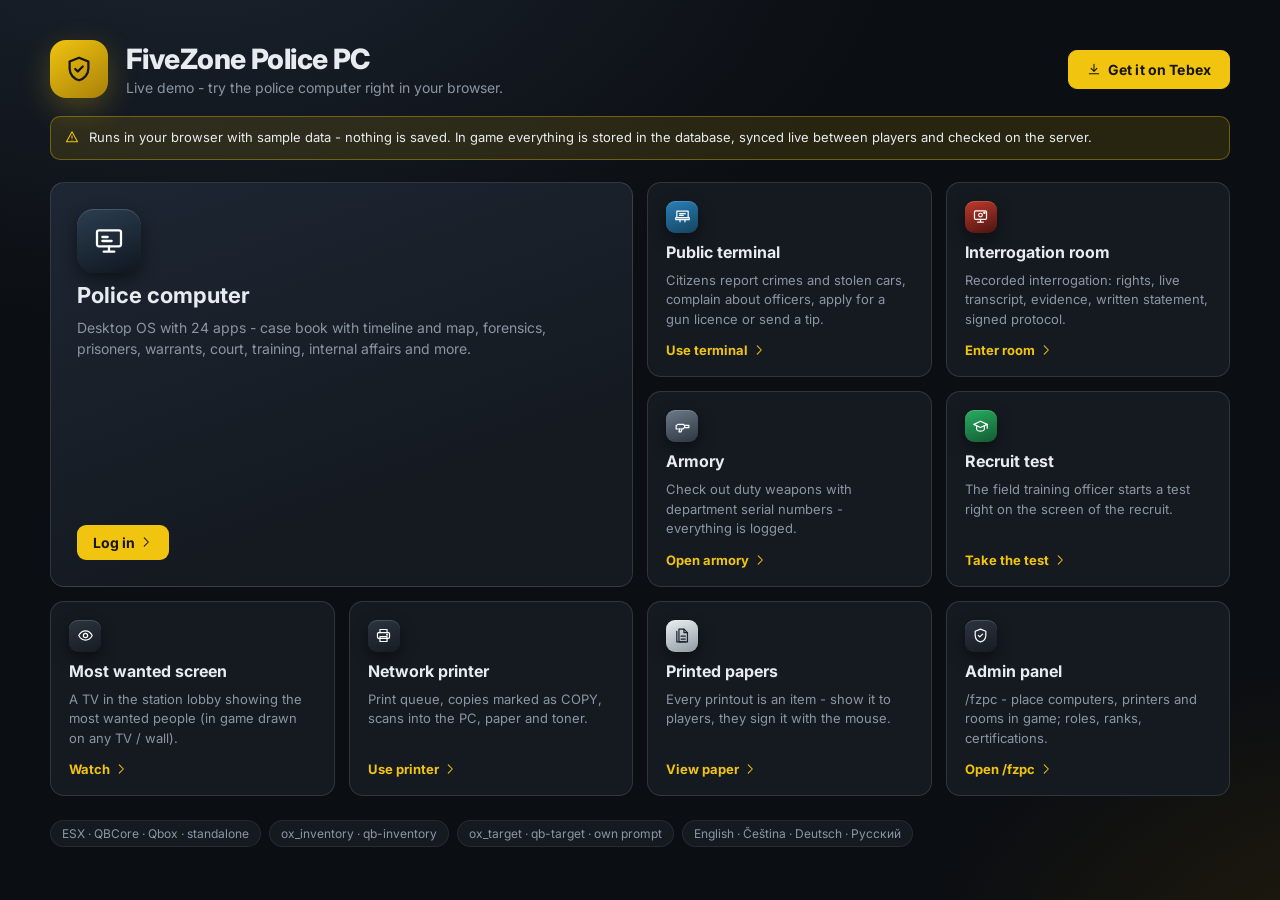
<file: index.html>
<!DOCTYPE html>
<html lang="en">
<head>
    <meta charset="UTF-8">
    <title>FiveZone Police PC - live demo</title>
    <meta name="viewport" content="width=device-width, initial-scale=1">
    <link rel="preconnect" href="https://fonts.googleapis.com">
    <link href="https://fonts.googleapis.com/css2?family=Inter:wght@200;300;400;500;600;700;800;900&family=JetBrains+Mono:wght@400;600&family=Special+Elite&display=swap" rel="stylesheet">
    <link rel="stylesheet" href="css/base.css">
    <link rel="stylesheet" href="css/os.css">
    <link rel="stylesheet" href="css/apps.css">
    <link rel="stylesheet" href="css/panels.css">
    <link rel="stylesheet" href="css/demo.css">
</head>
<body>
    <!-- World prompt (own interaction, positioned from Lua) -->
    <div id="world"></div>
    <div id="prompt" class="hidden">
        <div class="pr-title"></div>
        <div class="pr-opts"></div>
        <div class="pr-hint"><span><kbd>⇅</kbd> <span data-t="ui_hint_select">select</span></span><span><kbd id="pr-key">E</kbd> <span data-t="ui_hint_confirm">confirm</span></span></div>
    </div>

    <!-- Admin placement hint -->
    <div id="placement" class="hidden">
        <b id="pl-kind"></b>
        <span><kbd>E</kbd> <span data-t="ui_pl_confirm">place</span></span>
        <span><kbd>⇅</kbd> <span data-t="ui_pl_rotate">rotate (Shift = fine)</span></span>
        <span><kbd>⌫</kbd> <span data-t="ui_pl_cancel">cancel</span></span>
    </div>

    <!-- Progress -->
    <div id="progress" class="hidden">
        <div class="l"><span class="lb"></span><span><kbd>X</kbd> <span data-t="ui_cancel">cancel</span></span></div>
        <div class="bar-h"><i></i></div>
    </div>

    <!-- Desktop OS -->
    <div id="os" class="hidden">
        <div class="bezel" id="bezel">
            <div class="screen" id="screen">
                <div class="screen-shade"></div>
                <div id="desktop">
                    <div class="icons" id="icons"></div>
                    <div class="widget" id="widget"></div>
                </div>
                <div id="windows"></div>
                <div id="taskbar"></div>
                <div id="start" class="hidden"></div>
                <div id="notif-center" class="hidden"></div>
                <div id="toasts"></div>
                <div id="lock"></div>
                <div id="boot" class="hidden"><div class="logo"></div><div class="bar"><i></i></div><div class="txt"></div></div>
                <div id="modals"></div>
            </div>
            <div class="brand">FIVEZONE</div>
            <div class="led"></div>
        </div>
    </div>

    <!-- Admin panel (/fzpc) -->
    <div id="admin" class="overlay hidden"></div>

    <!-- Printer panel -->
    <div id="printer" class="overlay hidden"></div>

    <!-- Interrogation terminal -->
    <div id="int" class="overlay hidden"></div>
    <div id="rec" class="hidden"></div>

    <!-- Public terminal, armory -->
    <div id="pub" class="overlay hidden"></div>
    <div id="arm" class="overlay hidden"></div>

    <!-- Paper document -->
    <div id="doc" class="overlay hidden"></div>

    <!-- Training test (above everything, also above the desktop) -->
    <div id="test" class="overlay hidden"></div>

    <script src="js/core.js"></script>
    <script src="js/sign.js"></script>
    <script src="js/os.js"></script>
    <script src="js/map.js"></script>
    <script src="js/apps/cases.js"></script>
    <script src="js/apps/forensics.js"></script>
    <script src="js/apps/prisoners.js"></script>
    <script src="js/apps/gallery.js"></script>
    <script src="js/apps/warrants.js"></script>
    <script src="js/apps/penal.js"></script>
    <script src="js/apps/notes.js"></script>
    <script src="js/apps/mail.js"></script>
    <script src="js/apps/documents.js"></script>
    <script src="js/apps/roster.js"></script>
    <script src="js/apps/weapons.js"></script>
    <script src="js/apps/shifts.js"></script>
    <script src="js/apps/management.js"></script>
    <script src="js/apps/audit.js"></script>
    <script src="js/apps/settings.js"></script>
    <script src="js/apps/chat.js"></script>
    <script src="js/apps/stats.js"></script>
    <script src="js/apps/interrogations.js"></script>
    <script src="js/apps/court.js"></script>
    <script src="js/apps/training.js"></script>
    <script src="js/apps/ia.js"></script>
    <script src="js/apps/desk.js"></script>
    <script src="js/apps/armory.js"></script>
    <script src="js/apps/help.js"></script>
    <script src="js/admin.js"></script>
    <script src="js/printer.js"></script>
    <script src="js/doc.js"></script>
    <script src="js/interrogation.js"></script>
    <script src="js/public.js"></script>
    <script src="js/main.js"></script>
    <script src="js/demo-data.js"></script>
    <script src="js/demo.js"></script>
</body>
</html>
</file>
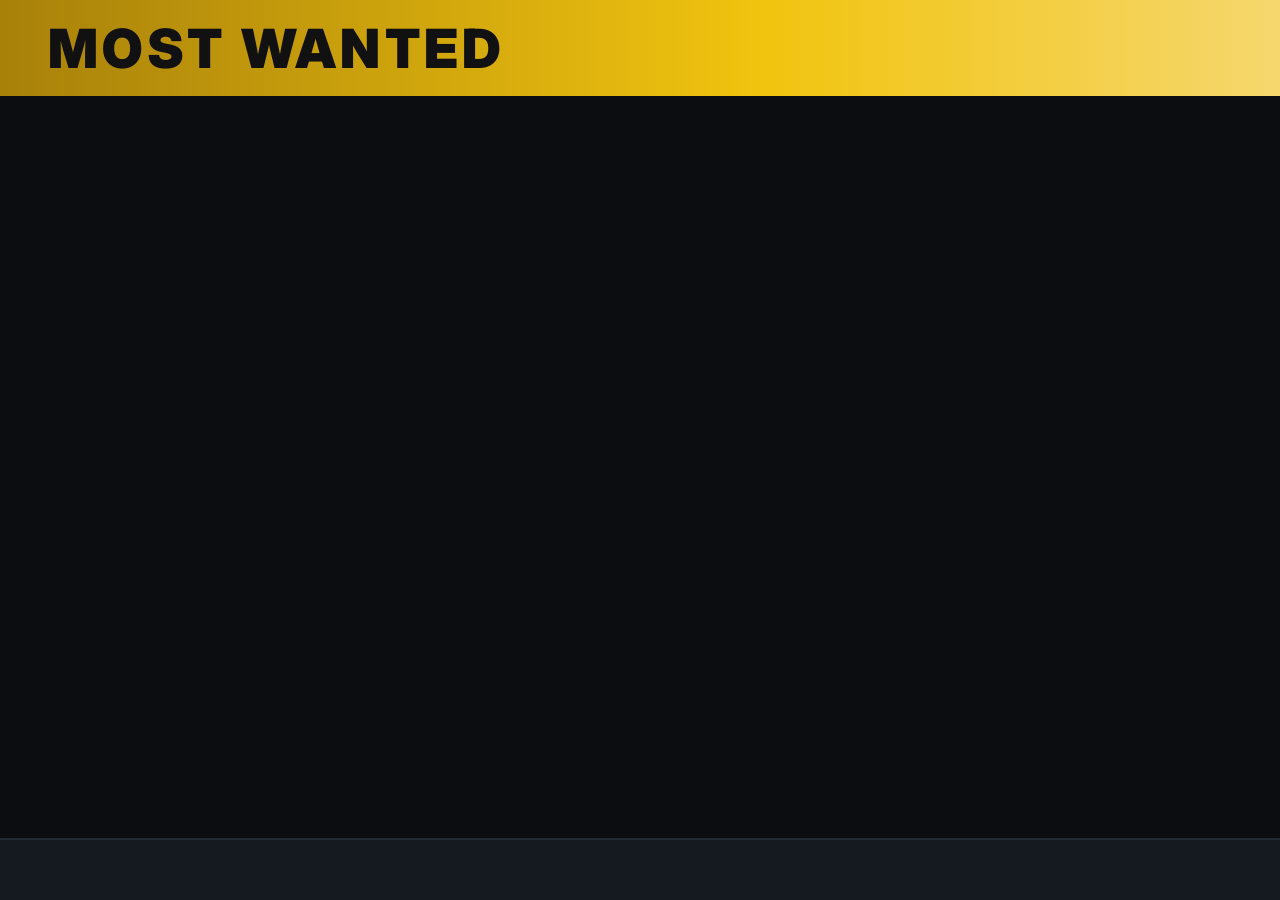
<file: wanted.html>
<!DOCTYPE html>
<html lang="en">
<head>
<meta charset="UTF-8">
<title>Most wanted</title>
<link href="https://fonts.googleapis.com/css2?family=Inter:wght@400;600;800;900&family=JetBrains+Mono:wght@600&display=swap" rel="stylesheet">
<style>
    * { box-sizing: border-box; margin: 0; padding: 0; }
    html, body { width: 1280px; height: 720px; overflow: hidden; background: #0b0d11; color: #eef1f5; font-family: Inter, Arial, sans-serif; }
    .head { height: 96px; display: flex; align-items: center; gap: 22px; padding: 0 48px; background: linear-gradient(90deg, #a8810a, #f1c40f 60%, #f5d76e); color: #111; }
    .head .t { font-size: 54px; font-weight: 900; letter-spacing: 0.08em; }
    .head .n { margin-left: auto; font-family: 'JetBrains Mono', monospace; font-size: 26px; font-weight: 600; }
    .stage { position: absolute; top: 96px; left: 0; right: 0; bottom: 62px; display: flex; align-items: center; padding: 34px 48px; gap: 48px; }
    .photo { width: 380px; height: 470px; flex-shrink: 0; border-radius: 14px; background: #1b2129 center / cover no-repeat; border: 4px solid #2a323d;
        display: grid; place-items: center; font-size: 160px; font-weight: 900; color: #3a4350; }
    .info { flex: 1; min-width: 0; max-height: 100%; overflow: hidden; }
    .name { font-size: 70px; font-weight: 900; line-height: 1.02; display: -webkit-box; -webkit-line-clamp: 2; -webkit-box-orient: vertical; overflow: hidden; }
    .no { font-family: 'JetBrains Mono', monospace; font-size: 26px; color: #f1c40f; margin-top: 14px; }
    .charges { margin-top: 26px; display: flex; flex-direction: column; gap: 10px; }
    .charges div { font-size: 32px; font-weight: 600; color: #c8ced6; }
    .charges div::before { content: '▸ '; color: #f1c40f; }
    .row { display: flex; gap: 18px; margin-top: 30px; flex-wrap: wrap; }
    .tag { font-size: 30px; font-weight: 800; padding: 10px 22px; border-radius: 10px; }
    .reward { background: #1e7a46; color: #fff; }
    .danger { background: #c0392b; color: #fff; animation: pulse 1.4s ease-in-out infinite; }
    .plate { background: #1b2129; border: 2px solid #3a4350; font-family: 'JetBrains Mono', monospace; }
    .foot { position: absolute; left: 0; right: 0; bottom: 0; height: 62px; display: flex; align-items: center; padding: 0 48px; background: #151a21;
        font-size: 24px; color: #9aa4b1; border-top: 2px solid #232a33; }
    .dots { margin-left: auto; display: flex; gap: 10px; }
    .dots i { width: 14px; height: 14px; border-radius: 50%; background: #3a4350; }
    .dots i.on { background: #f1c40f; }
    .empty { position: absolute; inset: 96px 0 62px; display: grid; place-items: center; font-size: 40px; color: #6b7684; }
    .fade { animation: fade 0.6s ease; }
    @keyframes fade { from { opacity: 0; transform: translateX(30px); } to { opacity: 1; transform: none; } }
    @keyframes pulse { 50% { opacity: 0.6; } }
</style>
</head>
<body>
    <div class="head"><div class="t" id="title">MOST WANTED</div><div class="n" id="count"></div></div>
    <div id="view"></div>
    <div class="foot"><span id="call"></span><div class="dots" id="dots"></div></div>
<script>
    let list = [], text = {}, idx = 0, timer, rotate = 8, currency = '$';
    const esc = s => String(s == null ? '' : s).replace(/[&<>"']/g, c => ({ '&': '&amp;', '<': '&lt;', '>': '&gt;', '"': '&quot;', "'": '&#39;' })[c]);
    const safeUrl = u => /^(https?:|nui:)/.test(u || '') ? u.replace(/["'()\\]/g, '') : null;
    function render() {
        const v = document.getElementById('view');
        document.getElementById('title').textContent = text.wanted_title || 'MOST WANTED';
        document.getElementById('call').textContent = text.wanted_call || '';
        document.getElementById('count').textContent = list.length ? `${idx + 1} / ${list.length}` : '';
        document.getElementById('dots').innerHTML = list.map((_, i) => `<i class="${i === idx ? 'on' : ''}"></i>`).join('');
        if (!list.length) { v.innerHTML = `<div class="empty">${esc(text.wanted_none || '')}</div>`; return; }
        const w = list[idx];
        const photo = safeUrl(w.photo);
        const initials = String(w.name || '?').split(/\s+/).slice(0, 2).map(p => p[0] || '').join('').toUpperCase();
        v.innerHTML = `<div class="stage fade"><div class="photo" ${photo ? `style="background-image:url('${photo}')"` : ''}>${photo ? '' : esc(initials)}</div>
            <div class="info"><div class="name">${esc(w.name)}</div><div class="no">${esc(w.number)}</div>
            <div class="charges">${(w.charges || []).map(c => `<div>${esc(c)}</div>`).join('') || (w.title && w.title !== w.name ? `<div>${esc(w.title)}</div>` : '')}</div>
            <div class="row">${w.reward ? `<span class="tag reward">${esc(text.wanted_reward || 'Reward')}: ${esc(currency)}${Number(w.reward).toLocaleString()}</span>` : ''}
                ${w.danger ? `<span class="tag danger">${esc(text.wanted_danger || 'Armed and dangerous')}</span>` : ''}
                ${w.plate ? `<span class="tag plate">${esc(w.plate)}</span>` : ''}</div></div></div>`;
    }
    function start() {
        clearInterval(timer);
        if (idx >= list.length) idx = 0;
        render();
        timer = setInterval(() => { if (list.length > 1) { idx = (idx + 1) % list.length; render(); } }, rotate * 1000);
    }
    window.addEventListener('message', e => {
        let d = e.data;
        if (typeof d === 'string') { try { d = JSON.parse(d); } catch (_) { return; } }
        if (!d || d.action !== 'data') return;
        list = Array.isArray(d.list) ? d.list : [];
        text = d.text || {};
        rotate = Math.max(3, d.rotate || 8);
        currency = d.currency || '$';
        start();
    });
    render();
</script>
</body>
</html>
</file>
<file: css/base.css>
/* ==========================================
   FiveZone Police PC - base (tokens, controls) - shared look with fz_forensics / fz_mugshot
   No backdrop-filter anywhere (FiveM renders it as a black rectangle).
   ========================================== */

:root {
    --bg: #0f1217;
    --bg-2: #0b0e12;
    --panel: #151a21;
    --panel-2: #1b2129;
    --panel-3: #222a34;
    --line: rgba(255, 255, 255, 0.07);
    --line-2: rgba(255, 255, 255, 0.12);
    --text: #e8ecf1;
    --muted: #8b96a3;
    --dim: #5d6773;
    --accent: #f1c40f;
    --accent-2: #ffd43b;
    --accent-soft: rgba(241, 196, 15, 0.12);
    --accent-line: rgba(241, 196, 15, 0.35);
    --ok: #2ecc71;
    --warn: #f39c12;
    --bad: #e74c3c;
    --info: #3498db;
    --mono: 'JetBrains Mono', Consolas, monospace;
    --radius: 12px;
    --shadow: 0 18px 50px rgba(0, 0, 0, 0.55);
}

* { box-sizing: border-box; margin: 0; padding: 0; }

html, body {
    width: 100%; height: 100%;
    background: transparent;
    font-family: 'Inter', 'Segoe UI', sans-serif;
    font-size: 13px;
    color: var(--text);
    overflow: hidden;
    user-select: none;
    -webkit-font-smoothing: antialiased;
}

.hidden { display: none !important; }

svg.i { width: 18px; height: 18px; fill: none; stroke: currentColor; stroke-width: 1.8; stroke-linecap: round; stroke-linejoin: round; flex-shrink: 0; }
svg.i.sm { width: 14px; height: 14px; }
svg.i.lg { width: 24px; height: 24px; }

button { font: inherit; color: inherit; cursor: pointer; border: none; background: none; }
input, textarea, select { font: inherit; color: inherit; }
a { color: var(--accent); }

::-webkit-scrollbar { width: 7px; height: 7px; }
::-webkit-scrollbar-thumb { background: rgba(255, 255, 255, 0.12); border-radius: 4px; }
::-webkit-scrollbar-thumb:hover { background: rgba(255, 255, 255, 0.2); }
::-webkit-scrollbar-track { background: transparent; }

.mono { font-family: var(--mono); }
.muted { color: var(--muted); }
.dim { color: var(--dim); }
.ok { color: var(--ok); }
.warn { color: var(--warn); }
.bad { color: var(--bad); }
.accent { color: var(--accent); }
.grow { flex: 1; min-width: 0; }
.row { display: flex; align-items: center; gap: 8px; }
.row.wrap { flex-wrap: wrap; }
.col { display: flex; flex-direction: column; gap: 8px; }
.between { justify-content: space-between; }
.ellipsis { white-space: nowrap; overflow: hidden; text-overflow: ellipsis; }
.sel-text, .sel-text * { user-select: text; }

/* ---------- Buttons ---------- */
.btn {
    display: inline-flex; align-items: center; justify-content: center; gap: 7px;
    padding: 8px 14px; border-radius: 9px;
    background: var(--panel-2); border: 1px solid var(--line-2);
    font-size: 12.5px; font-weight: 600; letter-spacing: 0.01em;
    transition: background 0.15s, border-color 0.15s, transform 0.1s, opacity 0.15s;
    white-space: nowrap;
}
.btn:hover { background: var(--panel-3); border-color: rgba(255, 255, 255, 0.2); }
.btn:active { transform: translateY(1px); }
.btn:disabled { opacity: 0.4; pointer-events: none; }
.btn.primary { background: var(--accent); color: #17140a; border-color: var(--accent); }
.btn.primary:hover { background: var(--accent-2); }
.btn.danger { color: #ff8a80; border-color: rgba(231, 76, 60, 0.35); }
.btn.danger:hover { background: rgba(231, 76, 60, 0.12); }
.btn.ok { color: #7ee2a8; border-color: rgba(46, 204, 113, 0.35); }
.btn.ghost { background: transparent; border-color: transparent; }
.btn.ghost:hover { background: rgba(255, 255, 255, 0.05); }
.btn.sm { padding: 5px 10px; font-size: 11.5px; border-radius: 7px; }
.btn.icon { padding: 7px; }

.icon-btn {
    width: 30px; height: 30px; border-radius: 8px;
    display: grid; place-items: center;
    background: transparent; border: 1px solid transparent; color: var(--muted);
    transition: 0.15s;
}
.icon-btn:hover { background: rgba(255, 255, 255, 0.06); color: var(--text); }
.icon-btn.danger:hover { background: rgba(231, 76, 60, 0.15); color: #ff8a80; }

kbd {
    font-family: var(--mono); font-size: 10px; font-weight: 600;
    padding: 1px 5px; border-radius: 4px;
    background: rgba(255, 255, 255, 0.1); border: 1px solid rgba(255, 255, 255, 0.15);
}

/* ---------- Inputs ---------- */
.input, .select, .textarea {
    width: 100%;
    padding: 8px 11px; border-radius: 8px;
    background: var(--bg-2); border: 1px solid var(--line-2);
    outline: none; font-size: 12.5px;
    transition: border-color 0.15s, background 0.15s;
    user-select: text;
}
.input:focus, .select:focus, .textarea:focus { border-color: var(--accent-line); background: #0d1116; }
.textarea { resize: vertical; min-height: 90px; line-height: 1.5; }
.select { appearance: none; cursor: pointer; padding-right: 28px;
    background-image: linear-gradient(45deg, transparent 50%, var(--muted) 50%), linear-gradient(135deg, var(--muted) 50%, transparent 50%);
    background-position: calc(100% - 15px) 52%, calc(100% - 10px) 52%; background-size: 5px 5px; background-repeat: no-repeat; }
.select option { background: var(--panel); }
.search { position: relative; }
.search .input { padding-left: 32px; }
.search svg.i { position: absolute; left: 10px; top: 50%; transform: translateY(-50%); width: 15px; height: 15px; color: var(--dim); }

.field { display: flex; flex-direction: column; gap: 5px; }
.field > label { font-size: 10.5px; font-weight: 700; text-transform: uppercase; letter-spacing: 0.08em; color: var(--muted); }
.grid2 { display: grid; grid-template-columns: 1fr 1fr; gap: 10px; }
.grid3 { display: grid; grid-template-columns: 1fr 1fr 1fr; gap: 10px; }

.check { display: inline-flex; align-items: center; gap: 8px; cursor: pointer; font-size: 12.5px; }
.check input { appearance: none; width: 16px; height: 16px; border-radius: 4px; border: 1px solid var(--line-2); background: var(--bg-2); display: grid; place-items: center; cursor: pointer; flex-shrink: 0; }
.check input:checked { background: var(--accent); border-color: var(--accent); }
.check input:checked::after { content: ''; width: 8px; height: 4px; border: solid #17140a; border-width: 0 0 2px 2px; transform: rotate(-45deg) translate(1px, -1px); }

/* ---------- Chips / badges ---------- */
.chip {
    display: inline-flex; align-items: center; gap: 5px;
    padding: 2px 8px; border-radius: 999px;
    font-size: 10.5px; font-weight: 700; letter-spacing: 0.03em;
    background: rgba(255, 255, 255, 0.06); color: var(--muted); border: 1px solid var(--line);
    white-space: nowrap;
}
.chip.accent { background: var(--accent-soft); color: var(--accent); border-color: var(--accent-line); }
.chip.ok { background: rgba(46, 204, 113, 0.12); color: #7ee2a8; border-color: rgba(46, 204, 113, 0.3); }
.chip.warn { background: rgba(243, 156, 18, 0.12); color: #f7c26b; border-color: rgba(243, 156, 18, 0.3); }
.chip.bad { background: rgba(231, 76, 60, 0.12); color: #ff8a80; border-color: rgba(231, 76, 60, 0.3); }
.chip.info { background: rgba(52, 152, 219, 0.12); color: #8cc8f2; border-color: rgba(52, 152, 219, 0.3); }
.chip .dot { width: 6px; height: 6px; border-radius: 50%; background: currentColor; }

.badge {
    min-width: 17px; height: 17px; padding: 0 5px; border-radius: 9px;
    background: var(--bad); color: #fff; font-size: 10px; font-weight: 800;
    display: inline-grid; place-items: center;
}

.empty { padding: 40px 20px; text-align: center; color: var(--dim); display: flex; flex-direction: column; align-items: center; gap: 10px; }
.empty svg.i { width: 34px; height: 34px; opacity: 0.5; }

.spinner { width: 22px; height: 22px; border-radius: 50%; border: 2.5px solid rgba(255, 255, 255, 0.12); border-top-color: var(--accent); animation: spin 0.8s linear infinite; }
@keyframes spin { to { transform: rotate(360deg); } }
.loading { display: grid; place-items: center; padding: 40px; }

/* ---------- Tables / lists ---------- */
.list { display: flex; flex-direction: column; }
.list-item {
    display: flex; align-items: center; gap: 11px;
    padding: 9px 12px; border-bottom: 1px solid var(--line);
    cursor: pointer; transition: background 0.12s;
}
.list-item:hover { background: rgba(255, 255, 255, 0.03); }
.list-item.active { background: var(--accent-soft); box-shadow: inset 2px 0 0 var(--accent); }
.list-item .t { font-weight: 600; font-size: 12.5px; }
.list-item .s { font-size: 11px; color: var(--muted); margin-top: 2px; }

table.tbl { width: 100%; border-collapse: collapse; font-size: 12px; }
table.tbl th { text-align: left; font-size: 10px; font-weight: 700; text-transform: uppercase; letter-spacing: 0.08em; color: var(--dim); padding: 8px 10px; border-bottom: 1px solid var(--line-2); position: sticky; top: 0; background: var(--panel); z-index: 1; }
table.tbl td { padding: 8px 10px; border-bottom: 1px solid var(--line); vertical-align: middle; }
table.tbl tr.click { cursor: pointer; }
table.tbl tr.click:hover td { background: rgba(255, 255, 255, 0.03); }

.card { background: var(--panel-2); border: 1px solid var(--line); border-radius: 10px; padding: 14px; }
.card-title { font-size: 10.5px; font-weight: 800; text-transform: uppercase; letter-spacing: 0.1em; color: var(--muted); margin-bottom: 10px; display: flex; align-items: center; gap: 8px; }
.kv { display: grid; grid-template-columns: max-content 1fr; gap: 6px 14px; font-size: 12px; }
.kv > span:nth-child(odd) { color: var(--muted); }

.avatar { width: 36px; height: 36px; border-radius: 9px; background: var(--panel-3) center/cover no-repeat; display: grid; place-items: center; font-weight: 800; color: var(--accent); flex-shrink: 0; border: 1px solid var(--line-2); font-size: 13px; }
.avatar.lg { width: 64px; height: 64px; border-radius: 14px; font-size: 22px; }
.photo { background: #000 center/cover no-repeat; border-radius: 8px; }

/* ---------- Markdown ---------- */
.md { line-height: 1.6; font-size: 13px; user-select: text; word-wrap: break-word; }
.md h1 { font-size: 20px; margin: 4px 0 10px; }
.md h2 { font-size: 15px; margin: 14px 0 6px; color: var(--accent); }
.md h3 { font-size: 13.5px; margin: 10px 0 4px; }
.md p { margin: 0 0 8px; }
.md ul, .md ol { margin: 0 0 8px 20px; }
.md ol li { margin-bottom: 3px; }
.help-md { max-width: 760px; font-size: 13.5px; }
.help-md h1 { color: var(--accent); }
.help-md p, .help-md li { color: #cfd6de; }
.md li.task { list-style: none; margin-left: -18px; }
.md li.task::before { content: '☐ '; color: var(--muted); }
.md li.task.done::before { content: '☑ '; color: var(--ok); }
.md li.task.done { color: var(--muted); text-decoration: line-through; }
.md blockquote { border-left: 3px solid var(--accent); padding: 4px 12px; color: var(--muted); margin: 6px 0 10px; background: rgba(255, 255, 255, 0.02); }
.md hr { border: none; border-top: 1px solid var(--line-2); margin: 12px 0; }
.md code { font-family: var(--mono); background: rgba(255, 255, 255, 0.06); padding: 1px 5px; border-radius: 4px; font-size: 12px; }
</file>
<file: css/os.css>
/* ==========================================
   FiveZone Police PC - desktop OS
   ========================================== */

#os { position: fixed; inset: 0; display: grid; place-items: center; background: rgba(0, 0, 0, 0.72); }
#os.fade-in { animation: fadeIn 0.25s ease; }
@keyframes fadeIn { from { opacity: 0; } to { opacity: 1; } }

/* monitor bezel */
.bezel {
    position: relative;
    width: min(94vw, calc(88vh * 16 / 9)); aspect-ratio: 16 / 9;
    padding: 14px 14px 30px;
    background: linear-gradient(180deg, #1d2126, #121418);
    border-radius: 18px;
    box-shadow: 0 30px 90px rgba(0, 0, 0, 0.8), inset 0 1px 0 rgba(255, 255, 255, 0.06), inset 0 0 0 1px rgba(0, 0, 0, 0.6);
}
.bezel .brand { position: absolute; bottom: 8px; left: 50%; transform: translateX(-50%); font-size: 9px; font-weight: 800; letter-spacing: 0.35em; color: #4a5059; }
.bezel .led { position: absolute; bottom: 12px; right: 24px; width: 6px; height: 6px; border-radius: 50%; background: #2ecc71; box-shadow: 0 0 6px #2ecc71; }
.bezel.laptop { border-radius: 16px 16px 6px 6px; padding: 16px 16px 22px; }
.bezel.laptop .brand { bottom: 5px; }
.bezel.vehicle { background: linear-gradient(180deg, #23262a, #15171a); border-radius: 10px; padding: 12px; }
.bezel.vehicle .brand, .bezel.vehicle .led { display: none; }
.bezel.noframe { width: 100vw; height: 100vh; aspect-ratio: auto; padding: 0; border-radius: 0; background: none; box-shadow: none; }
.bezel.noframe .brand, .bezel.noframe .led { display: none; }

.screen {
    position: relative; width: 100%; height: 100%;
    overflow: hidden; border-radius: 6px;
    background: #05070a center/cover no-repeat;
    container-type: size;
}
.bezel.noframe .screen { border-radius: 0; }
.screen-shade { position: absolute; inset: 0; background: linear-gradient(180deg, rgba(0, 0, 0, 0.05), rgba(0, 0, 0, 0.35)); pointer-events: none; }

/* ---------- lock / login screen ---------- */
#lock {
    position: absolute; inset: 0; z-index: 50;
    display: flex; flex-direction: column; align-items: center; justify-content: center; gap: 1.6vh;
    background: rgba(5, 7, 10, 0.55) center/cover no-repeat;
    transition: opacity 0.35s, transform 0.35s;
}
#lock::before { content: ''; position: absolute; inset: 0; background: radial-gradient(ellipse at center, rgba(5, 7, 10, 0.35), rgba(5, 7, 10, 0.9)); }
#lock > * { position: relative; }
#lock.out { opacity: 0; transform: scale(1.04); pointer-events: none; }
.lk-clock { font-size: clamp(44px, 8.5vh, 84px); font-weight: 200; letter-spacing: -0.02em; line-height: 1; text-shadow: 0 4px 30px rgba(0, 0, 0, 0.5); }
.lk-date { font-size: 15px; color: #c6ced8; margin-top: -8px; text-transform: capitalize; }
.lk-card {
    margin-top: 1.5vh; width: 340px; padding: 22px 24px 20px;
    background: rgba(15, 18, 23, 0.92); border: 1px solid var(--line-2); border-radius: 16px;
    display: flex; flex-direction: column; align-items: center; gap: 12px; box-shadow: var(--shadow);
}
.lk-badge { width: 74px; height: 74px; border-radius: 50%; display: grid; place-items: center; background: var(--accent-soft); border: 2px solid var(--accent-line); color: var(--accent); }
.lk-badge svg.i { width: 36px; height: 36px; }
.lk-name { font-size: 17px; font-weight: 700; }
.lk-dept { font-size: 11.5px; color: var(--muted); margin-top: -8px; text-align: center; }
.lk-field { width: 100%; display: flex; flex-direction: column; gap: 8px; margin-top: 4px; }
.lk-input { display: flex; align-items: center; gap: 9px; padding: 10px 12px; border-radius: 9px; background: var(--bg-2); border: 1px solid var(--line-2); font-size: 13px; }
.lk-input svg.i { width: 15px; height: 15px; color: var(--dim); }
.lk-input .v { flex: 1; min-height: 18px; }
.lk-input .v.pw { letter-spacing: 0.3em; font-size: 16px; line-height: 14px; }
.lk-input.focus { border-color: var(--accent-line); }
.lk-caret { width: 1.5px; height: 15px; background: var(--accent); animation: blink 1s steps(2) infinite; }
@keyframes blink { 50% { opacity: 0; } }
.lk-btn { width: 100%; margin-top: 4px; padding: 10px; }
.lk-status { font-size: 11.5px; color: var(--muted); min-height: 16px; display: flex; align-items: center; gap: 8px; }
.lk-status .spinner { width: 14px; height: 14px; border-width: 2px; }
.lk-hint { position: absolute; bottom: 12px; font-size: 11px; color: rgba(255, 255, 255, 0.4); }

/* ---------- desktop ---------- */
#desktop { position: absolute; inset: 0 0 46px 0; }
.icons { position: absolute; inset: 10px; }
.dicon {
    position: absolute; width: 88px; padding: 8px 4px 6px; border-radius: 10px;
    display: flex; flex-direction: column; align-items: center; gap: 6px;
    cursor: pointer; text-align: center; transition: background 0.12s;
}
.dicon:hover { background: rgba(255, 255, 255, 0.08); }
.dicon.sel { background: rgba(241, 196, 15, 0.14); box-shadow: inset 0 0 0 1px var(--accent-line); }
.dicon.drag { opacity: 0.7; z-index: 5; }
.dicon .ico { position: relative; }
.dicon .lbl { font-size: 11.5px; font-weight: 600; text-shadow: 0 1px 4px rgba(0, 0, 0, 0.9), 0 0 2px rgba(0, 0, 0, 0.9); line-height: 1.25; }
.dicon .badge { position: absolute; top: -5px; right: -7px; }

.app-ico {
    width: 46px; height: 46px; border-radius: 12px;
    display: grid; place-items: center;
    background: linear-gradient(160deg, var(--c1, #2c3440), var(--c2, #171c23));
    box-shadow: 0 6px 16px rgba(0, 0, 0, 0.45), inset 0 1px 0 rgba(255, 255, 255, 0.15);
    color: var(--ic, #fff);
}
.app-ico svg.i { width: 24px; height: 24px; stroke-width: 1.7; }
.app-ico.sm { width: 22px; height: 22px; border-radius: 6px; box-shadow: none; }
.app-ico.sm svg.i { width: 13px; height: 13px; }
.app-ico.md { width: 32px; height: 32px; border-radius: 9px; }
.app-ico.md svg.i { width: 17px; height: 17px; }

/* desktop widget (clock + user) */
.widget {
    position: absolute; right: 18px; top: 16px; width: 260px;
    background: rgba(13, 16, 21, 0.86); border: 1px solid var(--line-2); border-radius: 14px; padding: 14px 16px;
    box-shadow: 0 10px 30px rgba(0, 0, 0, 0.35);
}
.widget .w-time { font-size: 34px; font-weight: 300; line-height: 1; }
.widget .w-date { font-size: 11.5px; color: var(--muted); margin-top: 4px; text-transform: capitalize; }
.widget .w-user { display: flex; align-items: center; gap: 10px; margin-top: 12px; padding-top: 12px; border-top: 1px solid var(--line); }
.widget .w-user .n { font-weight: 700; font-size: 12.5px; }
.widget .w-user .r { font-size: 11px; color: var(--muted); }
.widget .w-stats { display: grid; grid-template-columns: 1fr 1fr; gap: 8px; margin-top: 12px; }
.widget .w-stat { background: rgba(255, 255, 255, 0.03); border: 1px solid var(--line); border-radius: 9px; padding: 8px 10px; cursor: pointer; }
.widget .w-stat:hover { border-color: var(--accent-line); }
.widget .w-stat b { font-size: 18px; display: block; }
.widget .w-stat span { font-size: 10.5px; color: var(--muted); }

/* ---------- taskbar ---------- */
#taskbar {
    position: absolute; left: 0; right: 0; bottom: 0; height: 46px; z-index: 40;
    display: flex; align-items: center; gap: 4px; padding: 0 8px;
    background: rgba(10, 12, 16, 0.96); border-top: 1px solid var(--line-2);
}
.tb-start { width: 40px; height: 36px; border-radius: 9px; display: grid; place-items: center; color: var(--accent); transition: 0.12s; }
.tb-start:hover, .tb-start.on { background: rgba(241, 196, 15, 0.14); }
.tb-start svg.i { width: 22px; height: 22px; }
.tb-sep { width: 1px; height: 24px; background: var(--line-2); margin: 0 4px; }
.tb-apps { display: flex; align-items: center; gap: 3px; flex: 1; min-width: 0; overflow: hidden; }
.tb-app {
    height: 36px; padding: 0 10px; border-radius: 8px; display: flex; align-items: center; gap: 8px;
    max-width: 190px; position: relative; transition: background 0.12s; color: var(--muted);
}
.tb-app:hover { background: rgba(255, 255, 255, 0.06); color: var(--text); }
.tb-app.focus { background: rgba(255, 255, 255, 0.09); color: var(--text); }
.tb-app.focus::after { content: ''; position: absolute; left: 30%; right: 30%; bottom: 2px; height: 2.5px; border-radius: 2px; background: var(--accent); }
.tb-app.min { opacity: 0.6; }
.tb-app span { font-size: 12px; font-weight: 600; white-space: nowrap; overflow: hidden; text-overflow: ellipsis; }
.tb-tray { display: flex; align-items: center; gap: 2px; }
.tb-btn { height: 36px; min-width: 36px; padding: 0 9px; border-radius: 8px; display: flex; align-items: center; justify-content: center; gap: 6px; color: var(--muted); position: relative; }
.tb-btn:hover { background: rgba(255, 255, 255, 0.06); color: var(--text); }
.tb-btn .badge { position: absolute; top: 3px; right: 2px; transform: scale(0.85); }
.tb-clock { display: flex; flex-direction: column; align-items: flex-end; line-height: 1.2; padding: 0 8px; font-size: 11.5px; }
.tb-clock b { font-weight: 600; font-size: 12px; }
.tb-clock span { color: var(--muted); font-size: 10.5px; }
.tb-mode { font-size: 10px; font-weight: 800; letter-spacing: 0.08em; padding: 3px 7px; border-radius: 6px; background: var(--accent-soft); color: var(--accent); border: 1px solid var(--accent-line); margin-right: 4px; }

/* ---------- start menu ---------- */
#start {
    position: absolute; left: 8px; bottom: 54px; z-index: 45; width: 430px; max-height: calc(100% - 70px);
    background: rgba(15, 18, 23, 0.98); border: 1px solid var(--line-2); border-radius: 14px; box-shadow: var(--shadow);
    display: flex; flex-direction: column; overflow: hidden; animation: popUp 0.16s ease;
}
@keyframes popUp { from { opacity: 0; transform: translateY(10px); } to { opacity: 1; transform: none; } }
.st-head { display: flex; align-items: center; gap: 12px; padding: 16px; border-bottom: 1px solid var(--line); }
.st-head .n { font-weight: 700; font-size: 14px; }
.st-head .r { font-size: 11.5px; color: var(--muted); }
.st-search { padding: 12px 16px 6px; }
.st-apps { padding: 8px 10px 12px; display: grid; grid-template-columns: repeat(4, 1fr); gap: 4px; overflow-y: auto; }
.st-app { display: flex; flex-direction: column; align-items: center; gap: 6px; padding: 10px 4px; border-radius: 10px; text-align: center; font-size: 11px; font-weight: 600; }
.st-app:hover { background: rgba(255, 255, 255, 0.06); }
.st-foot { display: flex; align-items: center; justify-content: space-between; padding: 10px 14px; border-top: 1px solid var(--line); background: rgba(0, 0, 0, 0.2); }
.st-certs { display: flex; gap: 4px; flex-wrap: wrap; margin-top: 5px; }

/* ---------- notifications ---------- */
#toasts { position: absolute; top: 14px; right: 14px; z-index: 60; display: flex; flex-direction: column; gap: 8px; width: 320px; pointer-events: none; }
.toast {
    pointer-events: auto; cursor: pointer;
    display: flex; gap: 11px; padding: 12px 13px; border-radius: 12px;
    background: rgba(18, 22, 28, 0.98); border: 1px solid var(--line-2); box-shadow: var(--shadow);
    animation: toastIn 0.25s ease;
}
.toast.out { animation: toastOut 0.25s ease forwards; }
@keyframes toastIn { from { opacity: 0; transform: translateX(30px); } to { opacity: 1; transform: none; } }
@keyframes toastOut { to { opacity: 0; transform: translateX(30px); } }
.toast .t { font-weight: 700; font-size: 12.5px; }
.toast .x { font-size: 11.5px; color: var(--muted); margin-top: 2px; line-height: 1.4; }
.toast .ago { font-size: 10px; color: var(--dim); margin-left: auto; white-space: nowrap; }
.toast.error { border-color: rgba(231, 76, 60, 0.4); }
.toast.success { border-color: rgba(46, 204, 113, 0.35); }

#notif-center {
    position: absolute; right: 8px; bottom: 54px; z-index: 45; width: 360px; max-height: 70%;
    background: rgba(15, 18, 23, 0.98); border: 1px solid var(--line-2); border-radius: 14px; box-shadow: var(--shadow);
    display: flex; flex-direction: column; overflow: hidden; animation: popUp 0.16s ease;
}
.nc-head { display: flex; align-items: center; justify-content: space-between; padding: 12px 14px; border-bottom: 1px solid var(--line); font-weight: 700; }
.nc-list { overflow-y: auto; }
.nc-item { display: flex; gap: 10px; padding: 11px 14px; border-bottom: 1px solid var(--line); cursor: pointer; }
.nc-item:hover { background: rgba(255, 255, 255, 0.03); }
.nc-item .t { font-weight: 600; font-size: 12px; }
.nc-item .x { font-size: 11.5px; color: var(--muted); }

/* ---------- windows ---------- */
#windows { position: absolute; inset: 0 0 46px 0; pointer-events: none; }
.win {
    position: absolute; pointer-events: auto;
    display: flex; flex-direction: column;
    background: var(--panel); border: 1px solid var(--line-2); border-radius: 11px;
    box-shadow: 0 22px 60px rgba(0, 0, 0, 0.6);
    min-width: 380px; min-height: 260px; overflow: hidden;
    animation: winIn 0.16s ease;
}
@keyframes winIn { from { opacity: 0; transform: scale(0.97); } to { opacity: 1; transform: none; } }
.win.closing { animation: winOut 0.13s ease forwards; }
@keyframes winOut { to { opacity: 0; transform: scale(0.97); } }
.win.inactive { box-shadow: 0 14px 40px rgba(0, 0, 0, 0.45); }
.win.inactive .w-bar { background: #12161c; }
.win.max { left: 0 !important; top: 0 !important; width: 100% !important; height: 100% !important; border-radius: 0; }
.w-bar {
    height: 38px; flex-shrink: 0; display: flex; align-items: center; gap: 9px; padding: 0 6px 0 11px;
    background: #171c23; border-bottom: 1px solid var(--line); cursor: default;
}
.w-title { font-size: 12.5px; font-weight: 600; flex: 1; min-width: 0; white-space: nowrap; overflow: hidden; text-overflow: ellipsis; }
.w-btns { display: flex; gap: 2px; }
.w-btn { width: 30px; height: 26px; border-radius: 6px; display: grid; place-items: center; color: var(--muted); }
.w-btn:hover { background: rgba(255, 255, 255, 0.08); color: var(--text); }
.w-btn.close:hover { background: #c0392b; color: #fff; }
.w-btn svg.i { width: 14px; height: 14px; }
.w-body { flex: 1; min-height: 0; position: relative; display: flex; flex-direction: column; }
.w-resize { position: absolute; right: 0; bottom: 0; width: 16px; height: 16px; cursor: nwse-resize; z-index: 3; }
.w-resize::after { content: ''; position: absolute; right: 4px; bottom: 4px; width: 7px; height: 7px; border-right: 2px solid var(--dim); border-bottom: 2px solid var(--dim); opacity: 0.6; }

/* ---------- context menu ---------- */
.ctx { position: absolute; z-index: 70; min-width: 190px; padding: 5px; background: rgba(18, 22, 28, 0.99); border: 1px solid var(--line-2); border-radius: 10px; box-shadow: var(--shadow); }
.ctx button { display: flex; align-items: center; gap: 9px; width: 100%; padding: 8px 10px; border-radius: 7px; font-size: 12px; text-align: left; }
.ctx button:hover { background: rgba(255, 255, 255, 0.06); }

/* ---------- dialogs (inside the screen) ---------- */
.modal-bg { position: absolute; inset: 0; z-index: 80; background: rgba(4, 6, 9, 0.66); display: grid; place-items: center; animation: fadeIn 0.15s ease; }
.modal {
    width: 460px; max-width: calc(100% - 40px); max-height: calc(100% - 40px);
    background: var(--panel); border: 1px solid var(--line-2); border-radius: 14px; box-shadow: var(--shadow);
    display: flex; flex-direction: column; overflow: hidden; animation: popUp 0.16s ease;
}
.modal.wide { width: 680px; }
.modal-head { display: flex; align-items: center; gap: 10px; padding: 14px 16px; border-bottom: 1px solid var(--line); font-weight: 700; font-size: 14px; }
.modal-body { padding: 16px; overflow-y: auto; display: flex; flex-direction: column; gap: 12px; }
.modal-foot { display: flex; justify-content: flex-end; gap: 8px; padding: 12px 16px; border-top: 1px solid var(--line); background: rgba(0, 0, 0, 0.15); }

/* pickers */
.pick-list { max-height: 260px; overflow-y: auto; border: 1px solid var(--line); border-radius: 9px; }
.pick-item { display: flex; align-items: center; gap: 10px; padding: 8px 11px; border-bottom: 1px solid var(--line); cursor: pointer; }
.pick-item:last-child { border-bottom: none; }
.pick-item:hover { background: rgba(255, 255, 255, 0.04); }
.pick-item.on { background: var(--accent-soft); }
.pick-tags { display: flex; flex-wrap: wrap; gap: 5px; }
.pick-tags .chip { cursor: pointer; }

/* shutdown / boot */
#boot { position: absolute; inset: 0; z-index: 90; background: #05070a; display: flex; flex-direction: column; align-items: center; justify-content: center; gap: 20px; transition: opacity 0.4s; }
#boot.out { opacity: 0; pointer-events: none; }
#boot .logo { color: var(--accent); }
#boot .logo svg.i { width: 64px; height: 64px; stroke-width: 1.4; }
#boot .bar { width: 180px; height: 3px; border-radius: 2px; background: rgba(255, 255, 255, 0.08); overflow: hidden; }
#boot .bar i { display: block; height: 100%; width: 0; background: var(--accent); transition: width linear; }
#boot .txt { font-size: 11px; color: var(--dim); letter-spacing: 0.2em; text-transform: uppercase; }
</file>
<file: css/apps.css>
/* ==========================================
   FiveZone Police PC - app layouts
   ========================================== */

.app { position: absolute; inset: 0; display: flex; flex-direction: column; min-height: 0; }
.app-toolbar { display: flex; align-items: center; gap: 8px; padding: 10px 12px; border-bottom: 1px solid var(--line); flex-shrink: 0; background: rgba(0, 0, 0, 0.12); }
.app-toolbar .search { width: 260px; }
.app-toolbar h3 { font-size: 13px; font-weight: 700; }
.app-body { flex: 1; min-height: 0; display: flex; }
.app-scroll { flex: 1; min-height: 0; overflow-y: auto; }
.pad { padding: 14px; }

.app-side { width: 210px; flex-shrink: 0; border-right: 1px solid var(--line); overflow-y: auto; padding: 8px; background: rgba(0, 0, 0, 0.14); }
.side-title { font-size: 10px; font-weight: 800; letter-spacing: 0.1em; text-transform: uppercase; color: var(--dim); padding: 10px 8px 6px; display: flex; align-items: center; justify-content: space-between; }
.side-item { display: flex; align-items: center; gap: 9px; width: 100%; padding: 7px 9px; border-radius: 7px; font-size: 12.5px; color: var(--muted); text-align: left; }
.side-item:hover { background: rgba(255, 255, 255, 0.05); color: var(--text); }
.side-item.on { background: var(--accent-soft); color: var(--accent); }
.side-item .n { margin-left: auto; font-size: 10.5px; color: var(--dim); }
.side-item .sw { width: 9px; height: 9px; border-radius: 3px; flex-shrink: 0; }

.app-list { width: 340px; flex-shrink: 0; border-right: 1px solid var(--line); overflow-y: auto; }
.app-detail { flex: 1; min-width: 0; overflow-y: auto; }
.detail-head { display: flex; align-items: flex-start; gap: 12px; padding: 16px 18px 12px; border-bottom: 1px solid var(--line); }
.detail-head h2 { font-size: 17px; font-weight: 700; }
.detail-head .sub { font-size: 11.5px; color: var(--muted); margin-top: 4px; display: flex; gap: 8px; flex-wrap: wrap; align-items: center; }
.detail-actions { display: flex; gap: 6px; margin-left: auto; flex-wrap: wrap; justify-content: flex-end; }
.detail-body { padding: 16px 18px; display: flex; flex-direction: column; gap: 14px; }

.tabs { display: flex; gap: 2px; padding: 0 14px; border-bottom: 1px solid var(--line); flex-shrink: 0; overflow-x: auto; }
.tab { padding: 10px 12px; font-size: 12px; font-weight: 600; color: var(--muted); border-bottom: 2px solid transparent; display: flex; align-items: center; gap: 6px; white-space: nowrap; }
.tab:hover { color: var(--text); }
.tab.on { color: var(--accent); border-bottom-color: var(--accent); }
.tab .n { font-size: 10px; padding: 0 5px; border-radius: 6px; background: rgba(255, 255, 255, 0.08); color: var(--muted); }

.stats { display: grid; grid-template-columns: repeat(auto-fill, minmax(140px, 1fr)); gap: 10px; }
.stat { background: var(--panel-2); border: 1px solid var(--line); border-radius: 10px; padding: 12px; }
.stat b { display: block; font-size: 20px; font-weight: 700; }
.stat span { font-size: 11px; color: var(--muted); }

.section-title { font-size: 10.5px; font-weight: 800; letter-spacing: 0.1em; text-transform: uppercase; color: var(--muted); display: flex; align-items: center; gap: 8px; margin-bottom: 8px; }
.section-title .line { flex: 1; height: 1px; background: var(--line); }

/* status colours */
.st-open, .st-approved, .st-active, .st-registered { color: #7ee2a8; }
.st-investigation, .st-pending { color: #f7c26b; }
.st-closed, .st-served, .st-archived, .st-expired, .st-destroyed { color: var(--muted); }
.st-denied, .st-revoked, .st-stolen { color: #ff8a80; }
.pr-low { color: var(--muted); } .pr-normal { color: #8cc8f2; } .pr-high { color: #f7c26b; } .pr-critical { color: #ff8a80; }

/* ---------- gallery ---------- */
.g-grid { display: grid; grid-template-columns: repeat(auto-fill, minmax(150px, 1fr)); gap: 10px; padding: 12px; }
.g-tile { position: relative; aspect-ratio: 4 / 3; border-radius: 9px; overflow: hidden; cursor: pointer; background: #000 center/cover no-repeat; border: 1px solid var(--line); transition: transform 0.12s, border-color 0.12s; }
.g-tile:hover { transform: translateY(-2px); border-color: var(--accent-line); }
.g-tile.on { border-color: var(--accent); box-shadow: 0 0 0 2px var(--accent); }
.g-tile .cap { position: absolute; left: 0; right: 0; bottom: 0; padding: 18px 8px 6px; background: linear-gradient(transparent, rgba(0, 0, 0, 0.85)); font-size: 11px; font-weight: 600; }
.g-tile .cap span { display: block; font-size: 10px; color: #b7c0cb; font-weight: 500; }
.g-tile .tag { position: absolute; top: 6px; left: 6px; }
.g-tile .chk { position: absolute; top: 6px; right: 6px; width: 20px; height: 20px; border-radius: 50%; border: 2px solid #fff; background: rgba(0, 0, 0, 0.4); }
.g-tile.on .chk { background: var(--accent); border-color: var(--accent); }
.g-tile.done { opacity: 0.45; }

.viewer { position: absolute; inset: 0; z-index: 20; background: rgba(4, 6, 9, 0.96); display: flex; }
.viewer .v-img { flex: 1; background: center/contain no-repeat; margin: 14px; }
.viewer .v-side { width: 290px; border-left: 1px solid var(--line); padding: 16px; overflow-y: auto; display: flex; flex-direction: column; gap: 12px; background: var(--panel); }
.viewer .v-close { position: absolute; top: 10px; left: 10px; }

/* ---------- forensic report ---------- */
.rep { background: #f4f1ea; color: #20242b; border-radius: 6px; padding: 22px 24px; font-size: 12px; box-shadow: 0 8px 26px rgba(0, 0, 0, 0.4); user-select: text; }
.rep h4 { font-size: 10px; letter-spacing: 0.15em; color: #5b6470; text-transform: uppercase; }
.rep h3 { font-size: 16px; margin: 3px 0 12px; font-weight: 800; }
.rep .r-sec { margin-top: 12px; }
.rep .r-sec b { display: block; font-size: 10.5px; text-transform: uppercase; letter-spacing: 0.1em; color: #5b6470; border-bottom: 1px solid #cfc8b9; padding-bottom: 4px; margin-bottom: 6px; }
.rep .r-row { display: flex; justify-content: space-between; gap: 12px; padding: 3px 0; border-bottom: 1px dashed #ddd6c7; }
.rep .r-row span:first-child { color: #5b6470; }
.rep .r-row .ok { color: #1e8449; font-weight: 700; } .rep .r-row .warn { color: #b9770e; font-weight: 700; } .rep .r-row .bad { color: #c0392b; font-weight: 700; }
.rep .r-row .mono { font-family: var(--mono); }
.rep .r-concl { margin-top: 14px; padding: 10px 12px; border-left: 4px solid #5b6470; background: #ebe6da; font-weight: 600; }
.rep .r-concl.ok { border-color: #1e8449; } .rep .r-concl.warn { border-color: #b9770e; } .rep .r-concl.bad { border-color: #c0392b; }
.rep .r-persons { display: flex; gap: 10px; margin-top: 10px; }
.rep .r-persons div { width: 70px; text-align: center; font-size: 10px; }
.rep .r-persons i { display: block; width: 70px; height: 86px; background: #ccc center/cover no-repeat; border: 1px solid #aaa; margin-bottom: 3px; }

.timeline { display: flex; flex-direction: column; }
.tl-item { display: flex; gap: 12px; padding: 0 0 12px 0; position: relative; }
.tl-item::before { content: ''; position: absolute; left: 5px; top: 14px; bottom: 0; width: 1px; background: var(--line-2); }
.tl-item:last-child::before { display: none; }
.tl-dot { width: 11px; height: 11px; border-radius: 50%; background: var(--panel-3); border: 2px solid var(--accent); margin-top: 3px; flex-shrink: 0; }
.tl-item.warn .tl-dot { border-color: var(--bad); }
.tl-item .t { font-weight: 600; font-size: 12px; }
.tl-item .s { font-size: 11px; color: var(--muted); }

.profile-card { display: flex; gap: 16px; }
.profile-card .photo { width: 120px; height: 150px; flex-shrink: 0; border: 1px solid var(--line-2); display: grid; place-items: center; color: var(--dim); }
.mugs { display: flex; gap: 10px; }
.mugs .photo { width: 150px; height: 190px; border: 1px solid var(--line-2); }

/* ---------- notes ---------- */
.notes-grid { display: grid; grid-template-columns: repeat(auto-fill, minmax(210px, 1fr)); gap: 12px; padding: 14px; }
.note-card { background: var(--panel-2); border: 1px solid var(--line); border-top: 3px solid var(--nc, var(--accent)); border-radius: 9px; padding: 12px; cursor: pointer; min-height: 120px; display: flex; flex-direction: column; gap: 6px; transition: transform 0.12s; }
.note-card:hover { transform: translateY(-2px); border-color: var(--line-2); }
.note-card .t { font-weight: 700; font-size: 13px; }
.note-card .p { font-size: 11.5px; color: var(--muted); line-height: 1.45; flex: 1; overflow: hidden; display: -webkit-box; -webkit-line-clamp: 5; -webkit-box-orient: vertical; }
.note-card .f { font-size: 10.5px; color: var(--dim); display: flex; gap: 6px; align-items: center; flex-wrap: wrap; }

.editor { display: flex; flex-direction: column; flex: 1; min-height: 0; }
.ed-tools { display: flex; gap: 2px; padding: 6px 10px; border-bottom: 1px solid var(--line); flex-wrap: wrap; }
.ed-tools .icon-btn { width: 28px; height: 28px; font-weight: 800; font-size: 12px; }
.ed-split { flex: 1; min-height: 0; display: flex; }
.ed-split textarea { flex: 1; resize: none; border: none; border-radius: 0; background: transparent; padding: 14px 16px; font-family: var(--mono); font-size: 12.5px; line-height: 1.6; min-height: 0; }
.ed-split .md { flex: 1; overflow-y: auto; padding: 14px 16px; border-left: 1px solid var(--line); background: rgba(0, 0, 0, 0.12); }
.colors { display: flex; gap: 5px; }
.colors button { width: 18px; height: 18px; border-radius: 50%; border: 2px solid transparent; }
.colors button.on { border-color: #fff; }

/* ---------- mail ---------- */
.mail-item { padding: 10px 12px; border-bottom: 1px solid var(--line); cursor: pointer; }
.mail-item:hover { background: rgba(255, 255, 255, 0.03); }
.mail-item.on { background: var(--accent-soft); box-shadow: inset 2px 0 0 var(--accent); }
.mail-item.unread .t { font-weight: 800; }
.mail-item.unread::before { content: ''; float: left; width: 7px; height: 7px; border-radius: 50%; background: var(--accent); margin: 5px 7px 0 0; }
.mail-item .t { font-size: 12.5px; font-weight: 600; }
.mail-item .f { font-size: 11.5px; color: var(--muted); display: flex; justify-content: space-between; gap: 8px; }
.mail-item .p { font-size: 11px; color: var(--dim); margin-top: 3px; white-space: nowrap; overflow: hidden; text-overflow: ellipsis; }
.attach { display: inline-flex; align-items: center; gap: 7px; padding: 6px 10px; border-radius: 8px; background: var(--panel-2); border: 1px solid var(--line-2); font-size: 11.5px; cursor: pointer; }
.attach:hover { border-color: var(--accent-line); }

/* ---------- penal ---------- */
.pen-row { display: grid; grid-template-columns: 90px 1fr 90px 80px 70px; gap: 10px; align-items: center; padding: 8px 12px; border-bottom: 1px solid var(--line); font-size: 12px; cursor: pointer; }
.pen-row:hover { background: rgba(255, 255, 255, 0.03); }
.pen-row.on { background: var(--accent-soft); }
.pen-row .code { font-family: var(--mono); color: var(--accent); font-weight: 600; }
.pen-row .d { font-size: 11px; color: var(--muted); margin-top: 2px; }
.pen-calc { width: 300px; flex-shrink: 0; border-left: 1px solid var(--line); display: flex; flex-direction: column; background: rgba(0, 0, 0, 0.14); }
.pen-calc .items { flex: 1; overflow-y: auto; padding: 8px; }
.pen-calc .ci { display: flex; align-items: center; gap: 8px; padding: 7px 8px; border-radius: 7px; background: var(--panel-2); margin-bottom: 5px; font-size: 11.5px; }
.pen-calc .tot { padding: 12px 14px; border-top: 1px solid var(--line); display: flex; flex-direction: column; gap: 6px; }
.pen-calc .tot b { font-size: 18px; }
.qty { display: flex; align-items: center; gap: 2px; }
.qty button { width: 20px; height: 20px; border-radius: 5px; background: rgba(255, 255, 255, 0.06); font-weight: 800; }
.type-infraction { color: #8cc8f2; } .type-misdemeanor { color: #f7c26b; } .type-felony { color: #ff8a80; }

/* ---------- warrants ---------- */
.w-card { display: flex; gap: 12px; padding: 12px 14px; border-bottom: 1px solid var(--line); cursor: pointer; }
.w-card:hover { background: rgba(255, 255, 255, 0.03); }
.w-card.on { background: var(--accent-soft); box-shadow: inset 2px 0 0 var(--accent); }
.w-card .photo { width: 46px; height: 46px; flex-shrink: 0; border-radius: 8px; display: grid; place-items: center; color: var(--dim); background-color: var(--panel-3); }
.w-card .t { font-weight: 700; font-size: 12.5px; }
.w-card .s { font-size: 11px; color: var(--muted); margin-top: 3px; }
.danger-flag { color: #ff8a80; font-weight: 800; font-size: 10.5px; letter-spacing: 0.08em; }
.decision { border: 1px solid var(--accent-line); background: var(--accent-soft); border-radius: 10px; padding: 14px; display: flex; flex-direction: column; gap: 10px; }

/* ---------- roster ---------- */
.ros { display: grid; grid-template-columns: 1fr 300px; flex: 1; min-height: 0; }
.ros-people { overflow-y: auto; }
.ros-units { border-left: 1px solid var(--line); overflow-y: auto; padding: 12px; display: flex; flex-direction: column; gap: 10px; background: rgba(0, 0, 0, 0.14); }
.unit { background: var(--panel-2); border: 1px solid var(--line); border-radius: 10px; padding: 10px 12px; }
.unit .n { font-weight: 800; font-family: var(--mono); color: var(--accent); }
.unit .m { font-size: 11.5px; color: var(--muted); margin-top: 4px; }
.st-pill { display: inline-flex; align-items: center; gap: 6px; padding: 3px 9px; border-radius: 999px; font-size: 11px; font-weight: 700; background: rgba(255, 255, 255, 0.05); border: 1px solid var(--line); }
.st-pill i { width: 7px; height: 7px; border-radius: 50%; background: var(--c, #7f8c8d); }

/* ---------- shifts ---------- */
.cal { display: grid; grid-template-columns: repeat(7, 1fr); gap: 8px; padding: 12px; }
.cal-day { background: var(--panel-2); border: 1px solid var(--line); border-radius: 10px; min-height: 260px; display: flex; flex-direction: column; }
.cal-day.today { border-color: var(--accent-line); }
.cal-day .h { padding: 8px 10px; border-bottom: 1px solid var(--line); display: flex; justify-content: space-between; align-items: baseline; }
.cal-day .h b { font-size: 12px; text-transform: capitalize; }
.cal-day .h span { font-size: 11px; color: var(--muted); }
.cal-day .b { padding: 6px; display: flex; flex-direction: column; gap: 5px; flex: 1; }
.shift { border-radius: 7px; padding: 6px 8px; background: rgba(52, 152, 219, 0.12); border-left: 3px solid var(--info); font-size: 11px; cursor: pointer; }
.shift.open { background: rgba(241, 196, 15, 0.1); border-left-color: var(--accent); }
.shift.mine { background: rgba(46, 204, 113, 0.12); border-left-color: var(--ok); }
.shift b { display: block; font-size: 11.5px; }
.bar-h { height: 6px; border-radius: 3px; background: rgba(255, 255, 255, 0.07); overflow: hidden; }
.bar-h i { display: block; height: 100%; background: var(--accent); }

/* ---------- management ---------- */
.cert-tag { cursor: pointer; }
.cert-tag.off { opacity: 0.35; }

/* ---------- settings ---------- */
.wall-grid { display: grid; grid-template-columns: repeat(4, 1fr); gap: 10px; }
.wall { aspect-ratio: 16 / 9; border-radius: 9px; background: #000 center/cover no-repeat; border: 2px solid transparent; cursor: pointer; }
.wall.on { border-color: var(--accent); }

/* external app */
.ext-frame { flex: 1; border: none; width: 100%; height: 100%; background: #0b0e12; }

/* printer picker inside the OS */
.printer-opt { display: flex; align-items: center; gap: 12px; padding: 10px 12px; border: 1px solid var(--line); border-radius: 10px; cursor: pointer; }
.printer-opt:hover { border-color: var(--line-2); }
.printer-opt.on { border-color: var(--accent); background: var(--accent-soft); }
.printer-opt .meta { font-size: 11px; color: var(--muted); display: flex; gap: 10px; margin-top: 3px; }

/* ---------- map ---------- */
.mv-box { height: 420px; border-radius: 10px; border: 1px solid var(--line-2); }
.mv { position: relative; overflow: hidden; background: #0b1520; cursor: grab; user-select: none; }
.mv.dragging { cursor: grabbing; }
.mv.placing { cursor: crosshair; box-shadow: 0 0 0 2px var(--accent) inset; }
.mv-stage { position: absolute; left: 0; top: 0; transform-origin: 0 0; }
.mv-stage img { display: block; pointer-events: none; }
.mv-lines { position: absolute; inset: 0; width: 100%; height: 100%; pointer-events: none; }
.mv-pins { position: absolute; inset: 0; pointer-events: none; }
.mv-pin { position: absolute; width: 22px; height: 22px; margin: -22px 0 0 -11px; border-radius: 50% 50% 50% 0; transform: rotate(-45deg);
    background: var(--c); border: 2px solid #0b0e12; box-shadow: 0 3px 8px rgba(0, 0, 0, 0.6); pointer-events: auto; cursor: pointer;
    display: grid; place-items: center; color: #0b0e12; }
.mv-pin > * { transform: rotate(45deg); }
.mv-pin b { font-size: 10px; font-weight: 800; }
.mv-pin.auto { border-radius: 6px; transform: none; width: 20px; height: 20px; margin: -10px 0 0 -10px; }
.mv-pin.auto > * { transform: none; }
.mv-pin:hover { z-index: 3; filter: brightness(1.15); }
.mv-tip { position: absolute; z-index: 5; max-width: 260px; padding: 8px 10px; border-radius: 8px; background: rgba(12, 15, 20, 0.97);
    border: 1px solid var(--line-2); font-size: 11.5px; pointer-events: none; display: flex; flex-direction: column; gap: 2px; }
.mv-zoom { position: absolute; right: 8px; top: 8px; display: flex; flex-direction: column; gap: 4px; }
.mv-zoom .icon-btn { background: rgba(12, 15, 20, 0.9); border: 1px solid var(--line-2); }
.chip.click { cursor: pointer; }

/* ---------- timeline of a case ---------- */
.tl2 { display: flex; flex-direction: column; }
.tl2-day { font-size: 10.5px; font-weight: 800; letter-spacing: 0.1em; text-transform: uppercase; color: var(--muted); padding: 12px 0 6px 66px; }
.tl2-item { display: flex; gap: 10px; align-items: flex-start; padding: 6px 8px; border-radius: 8px; position: relative; }
.tl2-item::before { content: ''; position: absolute; left: 70px; top: 30px; bottom: -6px; width: 1px; background: var(--line-2); }
.tl2-item:last-child::before { display: none; }
.tl2-item.click { cursor: pointer; }
.tl2-item.click:hover { background: rgba(255, 255, 255, 0.03); }
.tl2-time { width: 44px; flex-shrink: 0; font-size: 11px; color: var(--muted); padding-top: 4px; text-align: right; }
.tl2-dot { width: 24px; height: 24px; border-radius: 50%; flex-shrink: 0; display: grid; place-items: center; background: var(--panel-3); color: var(--accent); border: 1px solid var(--line-2); z-index: 1; }
.tl2-item.crime .tl2-dot { color: #ff8a80; border-color: rgba(231, 76, 60, 0.45); background: rgba(231, 76, 60, 0.12); }
.tl2-item .t { font-weight: 600; font-size: 12.5px; }
.tl2-item .s { font-size: 11.5px; color: var(--muted); margin-top: 2px; white-space: pre-wrap; }

/* ---------- chat ---------- */
.chat-main { display: flex; flex-direction: column; min-width: 0; }
.chat-msgs { flex: 1; min-height: 0; overflow-y: auto; padding: 12px 14px; display: flex; flex-direction: column; gap: 2px; }
.msg { max-width: 72%; align-self: flex-start; margin-top: 8px; }
.msg.cont { margin-top: 2px; }
.msg.mine { align-self: flex-end; }
.msg-h { font-size: 11px; color: var(--muted); display: flex; gap: 8px; margin: 0 4px 3px; }
.msg-h b { color: var(--text); }
.msg.mine .msg-h { justify-content: flex-end; }
.msg-b { padding: 8px 11px; border-radius: 10px; background: var(--panel-2); border: 1px solid var(--line); font-size: 12.5px; line-height: 1.45; user-select: text; word-wrap: break-word; }
.msg.mine .msg-b { background: rgba(241, 196, 15, 0.12); border-color: var(--accent-line); }
.mention { color: var(--accent); font-weight: 700; }
.chat-quick { display: flex; gap: 4px; flex-wrap: wrap; padding: 6px 12px 0; }
.chat-input { display: flex; gap: 6px; padding: 10px 12px; border-top: 1px solid var(--line); }

/* ---------- statistics ---------- */
.chart { position: relative; }
.chart svg { width: 100%; height: auto; display: block; }
.chart .grid line { stroke: rgba(255, 255, 255, 0.06); stroke-width: 1; }
.chart text { fill: var(--dim); font-size: 9.5px; font-family: Inter, sans-serif; }
.chart .bar { cursor: default; }
.chart .bar.dim path { opacity: 0.45; }
.chart-tip { position: absolute; z-index: 3; padding: 5px 9px; border-radius: 7px; background: rgba(12, 15, 20, 0.97); border: 1px solid var(--line-2); font-size: 11.5px; white-space: nowrap; pointer-events: none; }
.hbars { display: flex; flex-direction: column; gap: 7px; }
.hb { display: grid; grid-template-columns: 38% 1fr 54px; gap: 8px; align-items: center; font-size: 11.5px; }
.hb-t { height: 8px; border-radius: 4px; background: rgba(255, 255, 255, 0.05); overflow: hidden; }
.hb-t i { display: block; height: 100%; border-radius: 4px; background: var(--accent); }
.hb-v { text-align: right; color: var(--text); }
.stat svg.i { color: var(--dim); }

/* ---------- court ---------- */
.verdict-card { border-color: rgba(185, 147, 90, 0.45); background: linear-gradient(180deg, rgba(185, 147, 90, 0.08), transparent); }
.verdict-card .card-title { color: #d8b47a; }
.court-head { flex-wrap: wrap; }
.court-head > .grow { flex: 1 1 260px; min-width: 0; }
.court-head .detail-actions { flex-wrap: wrap; justify-content: flex-end; }

/* ---------- training ---------- */
.tr-stars { display: inline-flex; gap: 3px; }
.tr-stars i { width: 10px; height: 10px; border-radius: 3px; background: var(--line-2); }
.tr-stars i.on { background: var(--accent); }
.tr-ratings { display: grid; grid-template-columns: max-content max-content; gap: 4px 14px; align-items: center; font-size: 12px; margin: 8px 0 4px; color: var(--muted); }
.tr-rate { display: grid; grid-template-columns: 160px 1fr; gap: 8px 12px; align-items: center; font-size: 12.5px; }
.tr-rbtns { display: flex; gap: 4px; }
.tr-qedit { padding: 10px; border-radius: 10px; background: var(--panel-2); border: 1px solid var(--line); display: flex; flex-direction: column; gap: 6px; }
.tr-qedit .row .input { flex: 1; }
.tr-opt { padding-left: 22px; }
.tr-qedit .btn.ghost { align-self: flex-start; }

/* ---------- internal affairs ---------- */
.ia-note { padding: 8px 0; border-bottom: 1px solid var(--line); display: flex; flex-wrap: wrap; gap: 4px 10px; align-items: baseline; }
.ia-note .md { width: 100%; }
.ia-note:last-of-type { border-bottom: none; }
</file>
<file: css/panels.css>
/* ==========================================
   FiveZone Police PC - panels outside the desktop
   (admin panel, printer panel, paper document, world prompt, placement hint, progress)
   ========================================== */

.overlay { position: fixed; inset: 0; display: grid; place-items: center; background: rgba(0, 0, 0, 0.55); animation: fadeIn 0.18s ease; }
.panel {
    width: min(1100px, 94vw); height: min(720px, 90vh);
    background: var(--bg); border: 1px solid var(--line-2); border-radius: 16px; box-shadow: var(--shadow);
    display: flex; flex-direction: column; overflow: hidden;
}
.panel-head { display: flex; align-items: center; gap: 12px; padding: 14px 18px; border-bottom: 1px solid var(--line); background: var(--panel); }
.panel-head .ttl { font-size: 15px; font-weight: 800; }
.panel-head .sub { font-size: 11.5px; color: var(--muted); }
.panel-head .logo { width: 34px; height: 34px; border-radius: 9px; display: grid; place-items: center; background: var(--accent-soft); color: var(--accent); border: 1px solid var(--accent-line); }
.panel-body { flex: 1; min-height: 0; display: flex; }

/* ---------- admin ---------- */
.adm-nav { width: 200px; border-right: 1px solid var(--line); padding: 10px; display: flex; flex-direction: column; gap: 3px; background: var(--panel); }
.adm-main { flex: 1; min-width: 0; overflow-y: auto; padding: 16px 18px; display: flex; flex-direction: column; gap: 14px; }
.adm-row { display: flex; align-items: center; gap: 12px; padding: 10px 12px; border: 1px solid var(--line); border-radius: 10px; background: var(--panel); }
.adm-row .ic { width: 34px; height: 34px; border-radius: 9px; display: grid; place-items: center; background: var(--panel-2); color: var(--accent); flex-shrink: 0; }
.adm-row .t { font-weight: 700; }
.adm-row .s { font-size: 11px; color: var(--muted); margin-top: 2px; }
.adm-form { border: 1px solid var(--accent-line); background: rgba(241, 196, 15, 0.04); border-radius: 12px; padding: 14px; display: flex; flex-direction: column; gap: 12px; }
.jobs-pick { display: flex; flex-wrap: wrap; gap: 6px; }
.jobs-pick .chip { cursor: pointer; padding: 5px 10px; font-size: 11.5px; }
.perm-grid { display: grid; grid-template-columns: 150px 1fr; gap: 0; border: 1px solid var(--line); border-radius: 10px; overflow: hidden; }
.perm-grid > div { padding: 8px 10px; border-bottom: 1px solid var(--line); }
.perm-grid .pg-app { font-weight: 700; font-size: 12px; background: var(--panel); display: flex; align-items: center; gap: 8px; }
.perm-grid .acts { display: flex; flex-wrap: wrap; gap: 6px 14px; background: rgba(0, 0, 0, 0.12); }
.role-tabs { display: flex; flex-wrap: wrap; gap: 6px; }
.role-tab { padding: 6px 12px; border-radius: 8px; border: 1px solid var(--line-2); font-size: 12px; font-weight: 600; display: flex; align-items: center; gap: 7px; }
.role-tab i { width: 9px; height: 9px; border-radius: 50%; }
.role-tab.on { border-color: var(--accent); background: var(--accent-soft); color: var(--accent); }
.map-grid { display: grid; grid-template-columns: 60px 1fr 1fr; gap: 6px 10px; align-items: center; font-size: 12px; }
.map-grid .h { font-size: 10px; text-transform: uppercase; letter-spacing: 0.08em; color: var(--dim); font-weight: 700; }
.int-status { display: flex; gap: 6px; flex-wrap: wrap; }

/* ---------- printer ---------- */
.pr-panel { width: min(860px, 94vw); height: min(620px, 88vh); }
.pr-side { width: 280px; border-right: 1px solid var(--line); padding: 16px; display: flex; flex-direction: column; gap: 14px; background: var(--panel); }
.pr-main { flex: 1; min-width: 0; display: flex; flex-direction: column; }
.pr-art { height: 120px; border-radius: 12px; background: linear-gradient(160deg, #262c34, #12161b); border: 1px solid var(--line-2); position: relative; overflow: hidden; display: grid; place-items: center; }
.pr-art .scr { position: absolute; right: 14px; top: 16px; width: 64px; height: 30px; border-radius: 4px; background: #0e2a1f; border: 1px solid #1e5e43; color: #6cf0b0; font-family: var(--mono); font-size: 9px; display: grid; place-items: center; text-align: center; line-height: 1.2; }
.pr-art .scr.err { background: #2c1110; border-color: #7a2a24; color: #ff8a80; }
.pr-art .tray { position: absolute; left: 20px; right: 100px; bottom: 18px; height: 10px; border-radius: 3px; background: #0b0d10; }
.pr-art .sheet { position: absolute; left: 30px; right: 110px; bottom: 26px; height: 0; background: #f4f1ea; border-radius: 2px 2px 0 0; transition: height 0.3s; }
.pr-art.busy .sheet { animation: feed 1.6s ease-in-out infinite; }
@keyframes feed { 0% { height: 0; } 60% { height: 34px; } 100% { height: 34px; opacity: 0; } }
.meter { display: flex; flex-direction: column; gap: 5px; }
.meter .l { display: flex; justify-content: space-between; font-size: 11.5px; color: var(--muted); }
.meter .l b { color: var(--text); }
.meter .bar-h i.low { background: var(--bad); }
.pr-section { padding: 14px 16px; border-bottom: 1px solid var(--line); }
.pr-items { flex: 1; overflow-y: auto; padding: 10px 16px; display: flex; flex-direction: column; gap: 6px; }
.pr-item { display: flex; align-items: center; gap: 10px; padding: 8px 10px; border: 1px solid var(--line); border-radius: 9px; cursor: pointer; }
.pr-item:hover { border-color: var(--line-2); }
.pr-item.on { border-color: var(--accent); background: var(--accent-soft); }
.pr-item .img { width: 36px; height: 36px; border-radius: 7px; background: var(--panel-2) center/contain no-repeat; flex-shrink: 0; }
.pr-item .t { font-weight: 600; font-size: 12px; }
.pr-item .s { font-size: 10.5px; color: var(--muted); white-space: nowrap; overflow: hidden; text-overflow: ellipsis; }
.pr-foot { padding: 12px 16px; border-top: 1px solid var(--line); display: flex; gap: 8px; align-items: center; flex-wrap: wrap; background: rgba(0, 0, 0, 0.15); }
.q-item { display: flex; align-items: center; gap: 8px; font-size: 11.5px; padding: 6px 0; border-bottom: 1px solid var(--line); }

/* ---------- paper document ---------- */
.doc-wrap { display: flex; gap: 14px; align-items: flex-start; max-height: 92vh; }
.paper {
    position: relative; width: 640px; max-height: 92vh; overflow-y: auto;
    background: #fbf9f4; color: #1d2128; border-radius: 3px; padding: 44px 50px 50px;
    box-shadow: 0 30px 80px rgba(0, 0, 0, 0.7);
    font-family: 'Inter', Arial, sans-serif; user-select: text;
}
.paper::-webkit-scrollbar-thumb { background: rgba(0, 0, 0, 0.2); }
.paper .p-head { display: flex; justify-content: space-between; align-items: flex-start; border-bottom: 2px solid #1d2128; padding-bottom: 12px; margin-bottom: 16px; }
.paper .p-dept { font-size: 10px; font-weight: 800; letter-spacing: 0.22em; color: #5b6470; text-transform: uppercase; }
.paper .p-kind { font-size: 11px; font-weight: 700; letter-spacing: 0.12em; text-transform: uppercase; margin-top: 4px; color: #8a6d00; }
.paper .p-title { font-size: 22px; font-weight: 900; margin-top: 4px; }
.paper .p-no { font-family: var(--mono); font-size: 12px; text-align: right; }
.paper .p-no span { display: block; font-size: 10px; color: #5b6470; font-family: Inter, Arial, sans-serif; }
.paper .p-fields { display: grid; grid-template-columns: max-content 1fr; gap: 5px 18px; font-size: 12px; margin-bottom: 16px; }
.paper .p-fields span:nth-child(odd) { color: #5b6470; font-weight: 600; }
.paper .p-photo { float: right; width: 140px; height: 170px; background: #ccc center/cover no-repeat; border: 1px solid #aaa; margin: 0 0 12px 16px; }
.paper .md { color: #1d2128; font-size: 12.5px; }
.paper .md h2 { color: #8a6d00; }
.paper .md blockquote { border-color: #8a6d00; color: #4b525c; background: #f1ede3; }
.paper .md hr { border-color: #cfc8b9; }
.paper .p-sign { margin-top: 30px; display: flex; justify-content: space-between; align-items: flex-end; font-size: 11px; color: #5b6470; }
.paper .p-sign .sig { font-family: 'Special Elite', cursive; font-size: 18px; color: #1f4e8c; border-bottom: 1px solid #9aa1a9; padding: 0 20px 2px; min-width: 180px; text-align: center; }
.paper .stamp { position: absolute; right: 70px; bottom: 96px; transform: rotate(-14deg); border: 3px solid #b03a2e; color: #b03a2e; padding: 6px 14px; font-weight: 900; letter-spacing: 0.18em; font-size: 18px; opacity: 0.75; border-radius: 6px; pointer-events: none; }
.paper .stamp.ok { border-color: #1e8449; color: #1e8449; }
.paper .copy-mark { position: absolute; inset: 0; display: grid; place-items: center; pointer-events: none; overflow: hidden; }
.paper .copy-mark span { transform: rotate(-30deg); font-size: 120px; font-weight: 900; color: rgba(176, 58, 46, 0.1); letter-spacing: 0.2em; white-space: nowrap; }
.paper .danger { background: #c0392b; color: #fff; font-weight: 800; letter-spacing: 0.15em; text-align: center; padding: 5px; margin-bottom: 14px; font-size: 11px; }
.doc-side { width: 230px; display: flex; flex-direction: column; gap: 10px; }
.doc-side .card { background: var(--panel); }
.doc-list { width: 420px; }

/* ---------- world prompt ---------- */
#world { position: fixed; inset: 0; pointer-events: none; }
#prompt {
    position: fixed; transform: translate(-50%, -110%); min-width: 200px;
    background: rgba(15, 18, 23, 0.95); border: 1px solid var(--line-2); border-radius: 11px; padding: 8px;
    box-shadow: 0 10px 30px rgba(0, 0, 0, 0.5); pointer-events: none;
}
.pr-title { font-size: 10.5px; font-weight: 800; letter-spacing: 0.1em; text-transform: uppercase; color: var(--accent); padding: 2px 6px 6px; }
.pr-opt { padding: 6px 8px; border-radius: 7px; font-size: 12.5px; font-weight: 600; color: var(--muted); display: flex; align-items: center; gap: 8px; }
.pr-opt.on { background: var(--accent-soft); color: var(--text); }
.pr-opt.on::before { content: ''; width: 3px; height: 14px; border-radius: 2px; background: var(--accent); }
.pr-hint { display: flex; gap: 10px; font-size: 10.5px; color: var(--dim); padding: 6px 6px 2px; }

#placement {
    position: fixed; bottom: 40px; left: 50%; transform: translateX(-50%);
    display: flex; gap: 18px; align-items: center; padding: 11px 18px; border-radius: 12px;
    background: rgba(15, 18, 23, 0.95); border: 1px solid var(--accent-line); font-size: 12px; color: var(--muted);
}
#placement b { color: var(--accent); }

#progress {
    position: fixed; bottom: 90px; left: 50%; transform: translateX(-50%); width: 320px;
    padding: 12px 14px; border-radius: 12px; background: rgba(15, 18, 23, 0.95); border: 1px solid var(--line-2);
}
#progress .l { display: flex; justify-content: space-between; font-size: 12px; font-weight: 600; margin-bottom: 8px; }
#progress .bar-h { height: 5px; }
#progress .bar-h i { transition: width linear; }

/* ---------- signatures ---------- */
.sig-svg { width: 150px; height: 50px; display: block; }
.sig-list { display: flex; flex-wrap: wrap; gap: 10px 22px; margin-top: 16px; }
.sig-item { min-width: 160px; display: flex; flex-direction: column; }
.sig-item .sig-svg, .sig-item .sig-refused { border-bottom: 1px dashed rgba(0, 0, 0, 0.35); margin-bottom: 4px; }
.sig-name { font-size: 11.5px; font-weight: 700; color: #1d2128; }
.sig-at { font-size: 10px; color: #5b6470; }
.sig-refused { height: 50px; display: flex; align-items: center; font-size: 11px; font-weight: 800; letter-spacing: 0.08em; text-transform: uppercase; color: #b03a2e; }
.app .sig-item .sig-refused, .card .sig-item .sig-refused { border-bottom-color: var(--line-2); }
.app .sig-name, .card .sig-name { color: var(--text); }
.app .sig-at, .card .sig-at { color: var(--dim); }
.app .sig-svg, .card .sig-svg { background: #f4f1e8; border-radius: 6px; }
.paper-sigs .sig-list { margin-top: 6px; }
.sig-pad { position: relative; background: #f7f4ea; border-radius: 10px; border: 1px solid var(--line-2); overflow: hidden; margin-top: 10px; }
.sig-pad canvas { display: block; width: 100%; aspect-ratio: 3 / 1; cursor: crosshair; }
.sig-line { position: absolute; left: 8%; right: 8%; bottom: 26%; border-bottom: 1px solid rgba(0, 0, 0, 0.25); pointer-events: none; }
.sig-hint { position: absolute; inset: 0; display: grid; place-items: center; color: rgba(0, 0, 0, 0.35); font-size: 13px; pointer-events: none; }
.sign-bg { z-index: 85; }

/* ---------- interrogation terminal ---------- */
.int-panel { width: min(1180px, 95vw); height: min(760px, 92vh); }
.panel-head .logo.rec { background: rgba(231, 76, 60, 0.15); color: #e74c3c; border-color: rgba(231, 76, 60, 0.45); animation: recPulse 1.4s ease-in-out infinite; }
.rec-badge { font-family: var(--mono); font-size: 12px; font-weight: 800; padding: 5px 10px; border-radius: 8px; background: var(--panel-2, rgba(255, 255, 255, 0.05)); color: var(--muted); border: 1px solid var(--line-2); }
.rec-badge.on { color: #fff; background: #c0392b; border-color: #e74c3c; animation: recPulse 1.4s ease-in-out infinite; }
.int-clock { font-size: 18px; font-weight: 800; letter-spacing: 0.05em; }
.int-lines { flex: 1; min-height: 0; overflow-y: auto; padding: 14px 18px; display: flex; flex-direction: column; gap: 5px; }
.il { font-size: 13px; line-height: 1.45; padding: 4px 10px 4px 8px; border-left: 3px solid transparent; border-radius: 4px; }
.il b { font-weight: 700; }
.il-t { font-size: 10.5px; color: var(--dim); margin-right: 8px; }
.il.sp-O { border-left-color: var(--accent); }
.il.sp-O b { color: var(--accent); }
.il.sp-S { border-left-color: #3aa0ff; background: rgba(58, 160, 255, 0.05); }
.il.sp-S b { color: #5db3ff; }
.il.sp-L { border-left-color: #9b59b6; }
.il.sp-L b { color: #c08ad8; }
.il.sys { color: var(--muted); font-style: italic; font-size: 12px; border-left-color: var(--line-2); }
.il.evidence { background: rgba(241, 196, 15, 0.06); }
.il.note { color: #f5d76e; font-size: 12px; background: rgba(245, 215, 110, 0.06); border-left-color: #b08d1f; }
.int-input { border-top: 1px solid var(--line); padding: 10px 14px; display: flex; flex-direction: column; gap: 8px; background: rgba(0, 0, 0, 0.15); }
.int-input .row .input { flex: 1; }
.int-notes { display: flex; flex-direction: column; gap: 6px; max-height: 220px; overflow-y: auto; }
.int-note { font-size: 12px; padding: 6px 8px; border-radius: 7px; background: rgba(245, 215, 110, 0.08); border: 1px solid rgba(245, 215, 110, 0.2); color: var(--text); }
.int-note b { color: #f5d76e; margin-right: 4px; }
@keyframes recPulse { 0%, 100% { opacity: 1; } 50% { opacity: 0.55; } }

/* ---------- REC indicator for people in a recorded room ---------- */
#rec { position: fixed; top: 22px; right: 26px; display: flex; align-items: center; gap: 8px; padding: 7px 12px; border-radius: 9px;
    background: rgba(15, 18, 23, 0.92); border: 1px solid var(--line-2); font-size: 12px; pointer-events: none; }
#rec.hidden { display: none; }
#rec i { width: 10px; height: 10px; border-radius: 50%; background: #7f8c8d; }
#rec b { font-family: var(--mono); font-weight: 800; letter-spacing: 0.08em; }
#rec span { color: var(--muted); font-size: 11px; }
#rec.on { border-color: rgba(231, 76, 60, 0.6); }
#rec.on i { background: #e74c3c; box-shadow: 0 0 8px #e74c3c; animation: recPulse 1.2s ease-in-out infinite; }
#rec.on b { color: #ff6b5b; }
#rec.paused b { color: var(--muted); }

/* ---------- public terminal ---------- */
.pub-panel { width: min(1080px, 94vw); height: min(700px, 90vh); }
.pub-panel .adm-main h3 { font-size: 16px; font-weight: 800; }
.pub-hello h2 { font-size: 22px; font-weight: 800; }
.pub-svcs { display: grid; grid-template-columns: repeat(3, minmax(0, 1fr)); gap: 12px; }
.pub-svc { display: flex; flex-direction: column; align-items: flex-start; gap: 6px; padding: 16px; border-radius: 12px; text-align: left; cursor: pointer;
    background: var(--panel); border: 1px solid var(--line-2); color: var(--text); font: inherit; }
.pub-svc:hover { border-color: var(--accent-line); background: var(--panel-2); }
.pub-svc .i { color: var(--accent); }
.pub-svc b { font-size: 14px; }
.pub-svc span { font-size: 11.5px; color: var(--muted); line-height: 1.4; }
.pub-note { display: flex; gap: 8px; align-items: flex-start; font-size: 12px; padding: 10px 12px; border-radius: 9px; background: var(--accent-soft); border: 1px solid var(--accent-line); }
.pub-wanted { display: grid; grid-template-columns: repeat(2, minmax(0, 1fr)); gap: 12px; }
.pw-card { display: flex; gap: 12px; padding: 10px; border-radius: 12px; background: var(--panel); border: 1px solid var(--line-2); }
.pw-card .photo { width: 96px; height: 120px; flex-shrink: 0; border-radius: 8px; display: grid; place-items: center; color: var(--dim); }
.pw-body { display: flex; flex-direction: column; gap: 4px; min-width: 0; }
.pw-body .s { font-size: 11.5px; color: var(--muted); }
.pw-body .btn { align-self: flex-start; margin-top: auto; }
.pw-body .row { flex-wrap: wrap; gap: 4px; }
.pub-done { flex: 1; display: flex; flex-direction: column; align-items: center; justify-content: center; gap: 12px; text-align: center; padding: 30px; }
.pub-done > .i { width: 48px; height: 48px; color: var(--ok, #2ecc71); }
.pub-done.bad > .i { color: #e74c3c; }
.pub-done h2 { font-size: 22px; font-weight: 800; }

/* ---------- armory ---------- */
.arm-panel { width: min(1060px, 94vw); height: min(660px, 90vh); }
.arm-grid { flex: 1; overflow-y: auto; padding: 16px; display: grid; grid-template-columns: repeat(auto-fill, minmax(170px, 1fr)); gap: 12px; align-content: start; }
.arm-item { display: flex; flex-direction: column; align-items: center; gap: 6px; padding: 12px; border-radius: 12px; background: var(--panel); border: 1px solid var(--line-2); text-align: center; }
.arm-item .img { width: 72px; height: 72px; background: center / contain no-repeat; display: grid; place-items: center; color: var(--dim); }
.arm-item b { font-size: 13px; }
.arm-item .dim { font-size: 11px; }
.arm-item.off { opacity: 0.55; }

/* ---------- training test ---------- */
#test { z-index: 95; }
.test-panel { width: min(900px, 94vw); height: min(720px, 92vh); }
.test-qs { flex: 1; overflow-y: auto; padding: 16px 20px; display: flex; flex-direction: column; gap: 14px; }
.test-q { display: flex; gap: 10px; padding: 12px 14px; border-radius: 10px; background: var(--panel); border: 1px solid var(--line-2); }
.test-q .check { display: flex; margin-top: 6px; }
.tq-n { font-weight: 800; color: var(--accent); }
.tq-t { font-weight: 700; font-size: 14px; }
.test-score { font-size: 46px; font-weight: 900; }

/* ---------- most wanted poster ---------- */
.paper.poster { width: 520px; text-align: center; display: flex; flex-direction: column; align-items: center; gap: 8px; }
.ps-dept { font-size: 11px; font-weight: 800; letter-spacing: 0.22em; color: #5b6470; text-transform: uppercase; }
.ps-title { font-size: 38px; white-space: nowrap; font-weight: 900; letter-spacing: 0.06em; color: #1d2128; border-top: 4px solid #1d2128; border-bottom: 4px solid #1d2128; padding: 2px 18px; }
.ps-photo { width: 260px; height: 320px; flex-shrink: 0; background: #d9d4c7 center / cover no-repeat; border: 3px solid #1d2128; display: grid; place-items: center; color: #8a8576; margin: 8px 0; }
.ps-name { font-size: 28px; font-weight: 900; text-transform: uppercase; }
.ps-danger { background: #b03a2e; color: #fff; font-weight: 800; letter-spacing: 0.08em; padding: 4px 14px; text-transform: uppercase; font-size: 13px; }
.paper.poster .p-fields { text-align: left; margin: 8px 0 0; }
.ps-text { font-size: 13px; }
.ps-foot { width: 100%; display: flex; justify-content: space-between; font-size: 11px; color: #5b6470; border-top: 1px solid rgba(0, 0, 0, 0.2); padding-top: 6px; }
</file>
<file: css/demo.css>
/* FiveZone Police PC - web demo (home screen, toasts, most wanted TV). Not part of the resource. */
body.demo {
    background: radial-gradient(1200px 700px at 15% -10%, #1c2430 0%, transparent 60%),
                radial-gradient(900px 600px at 110% 110%, #241d0a 0%, transparent 55%), #0b0e12;
}

#demo-home {
    position: fixed; inset: 0; overflow-y: auto; z-index: 5;
    display: flex; justify-content: center; padding: 40px 16px 32px;
}
#demo-home.hidden { display: none; }
.dh-wrap { width: 100%; max-width: 1180px; }
.dh-head { display: flex; align-items: center; gap: 18px; margin-bottom: 18px; }
.dh-logo {
    width: 58px; height: 58px; border-radius: 16px; flex-shrink: 0; display: grid; place-items: center;
    background: linear-gradient(145deg, var(--accent), #a8810a); color: #17140a; box-shadow: 0 10px 30px rgba(241, 196, 15, .25);
}
.dh-logo svg.i { width: 30px; height: 30px; stroke-width: 1.8; }
.dh-head h1 { font-size: 28px; font-weight: 800; letter-spacing: -.02em; }
.dh-head p { color: var(--muted); font-size: 14px; margin-top: 3px; }
.dh-store { margin-left: auto; padding: 10px 18px; font-size: 14px; font-weight: 700; text-decoration: none; white-space: nowrap; }

.dh-note {
    display: flex; align-items: flex-start; gap: 10px; padding: 11px 14px; margin-bottom: 22px; border-radius: 10px;
    background: var(--accent-soft); border: 1px solid var(--accent-line); color: var(--text); font-size: 13px; line-height: 1.5;
}
.dh-note svg.i { color: var(--accent); flex-shrink: 0; margin-top: 2px; }

.dh-mobile { display: none; margin: -10px 0 18px; color: var(--muted); font-size: 12px; }
.dh-grid { display: grid; grid-template-columns: repeat(auto-fill, minmax(250px, 1fr)); gap: 14px; }
.dh-card {
    display: flex; flex-direction: column; align-items: flex-start; gap: 9px; text-align: left; cursor: pointer;
    padding: 18px; border-radius: 14px; background: var(--panel); border: 1px solid var(--line-2); color: var(--text);
    font: inherit; transition: transform .15s, border-color .15s, background .15s;
}
.dh-card:hover { transform: translateY(-2px); border-color: var(--accent-line); background: var(--panel-2); }
.dh-card.big {
    grid-column: span 2; grid-row: span 2; padding: 26px;
    background: linear-gradient(160deg, #1d2633 0%, var(--panel) 70%);
}
.dh-card.big .dh-t { font-size: 22px; }
.dh-card.big .dh-x { font-size: 14px; }
.dh-card.big .app-ico { width: 64px; height: 64px; border-radius: 17px; }
.dh-card.big .app-ico svg.i { width: 32px; height: 32px; }
.dh-t { font-size: 16px; font-weight: 700; }
.dh-x { color: var(--muted); font-size: 13px; line-height: 1.5; flex: 1; }
.dh-btn { display: inline-flex; align-items: center; gap: 4px; color: var(--accent); font-weight: 700; font-size: 13px; margin-top: 4px; }
.dh-card.big .dh-btn { background: var(--accent); color: #17140a; padding: 9px 16px; border-radius: 9px; font-size: 14px; }

.dh-foot { display: flex; flex-wrap: wrap; gap: 8px; margin-top: 24px; }
.dh-foot span { padding: 5px 11px; border-radius: 99px; background: var(--panel); border: 1px solid var(--line); color: var(--muted); font-size: 12px; }

#demo-back {
    position: fixed; left: 14px; bottom: 14px; z-index: 100000; display: inline-flex; align-items: center; gap: 6px;
    padding: 8px 13px; border-radius: 9px; border: 1px solid var(--accent-line); background: #151a21; color: var(--accent);
    font: inherit; font-weight: 700; font-size: 12px; cursor: pointer; box-shadow: 0 8px 24px rgba(0, 0, 0, .5);
}
#demo-back:hover { background: #1f2630; }
#demo-back.hidden { display: none; }

#demo-toasts { position: fixed; top: 16px; left: 50%; transform: translateX(-50%); z-index: 100001; display: flex; flex-direction: column; gap: 8px; align-items: center; pointer-events: none; width: min(520px, calc(100% - 32px)); }
.demo-toast {
    padding: 10px 16px; border-radius: 10px; background: #1b2129; border: 1px solid var(--line-2); border-left: 3px solid var(--info);
    color: var(--text); font-size: 13px; box-shadow: var(--shadow); animation: dtIn .2s ease-out; transition: opacity .3s, transform .3s;
}
.demo-toast.ok { border-left-color: var(--ok); }
.demo-toast.bad { border-left-color: var(--bad); }
.demo-toast.out { opacity: 0; transform: translateY(-6px); }
@keyframes dtIn { from { opacity: 0; transform: translateY(-8px); } }

#demo-wanted {
    position: fixed; inset: 0; z-index: 50; display: flex; flex-direction: column; align-items: center; justify-content: center; gap: 14px;
    background: rgba(5, 7, 10, .92); padding: 16px;
}
#demo-wanted.hidden { display: none; }
.dw-tv {
    width: min(1280px, calc(100vw - 32px), calc((100vh - 100px) * 16 / 9)); aspect-ratio: 16 / 9; position: relative; overflow: hidden;
    border: 10px solid #050505; border-radius: 10px; box-shadow: 0 30px 80px rgba(0, 0, 0, .8), 0 0 0 1px #2a2f36;
}
.dw-tv iframe { position: absolute; left: 0; top: 0; width: 1280px; height: 720px; border: 0; transform-origin: 0 0; }

@media (max-width: 720px) {
    #demo-home { padding-top: 24px; }
    .dh-head { flex-wrap: wrap; }
    .dh-store { margin-left: 0; }
    .dh-head h1 { font-size: 22px; }
    .dh-card.big { grid-column: auto; grid-row: auto; }
    .dh-mobile { display: block; }
}
</file>
